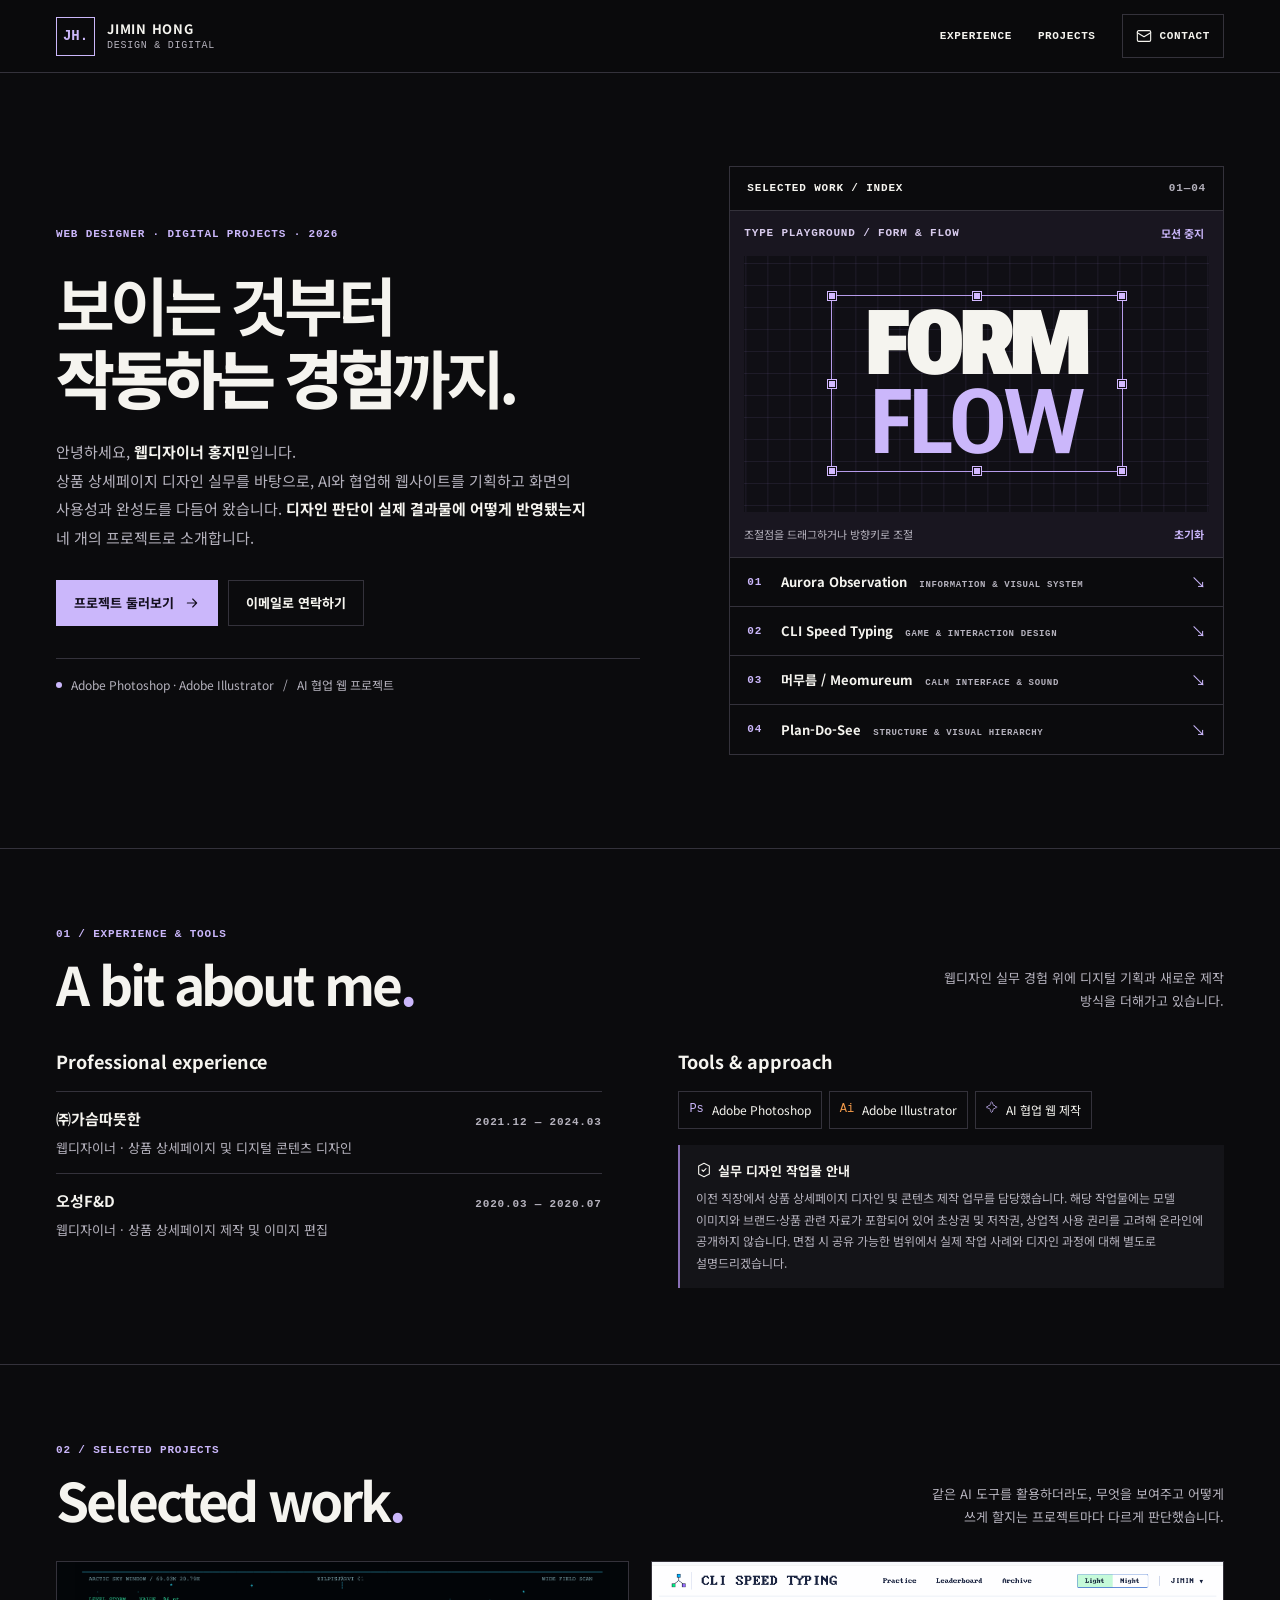
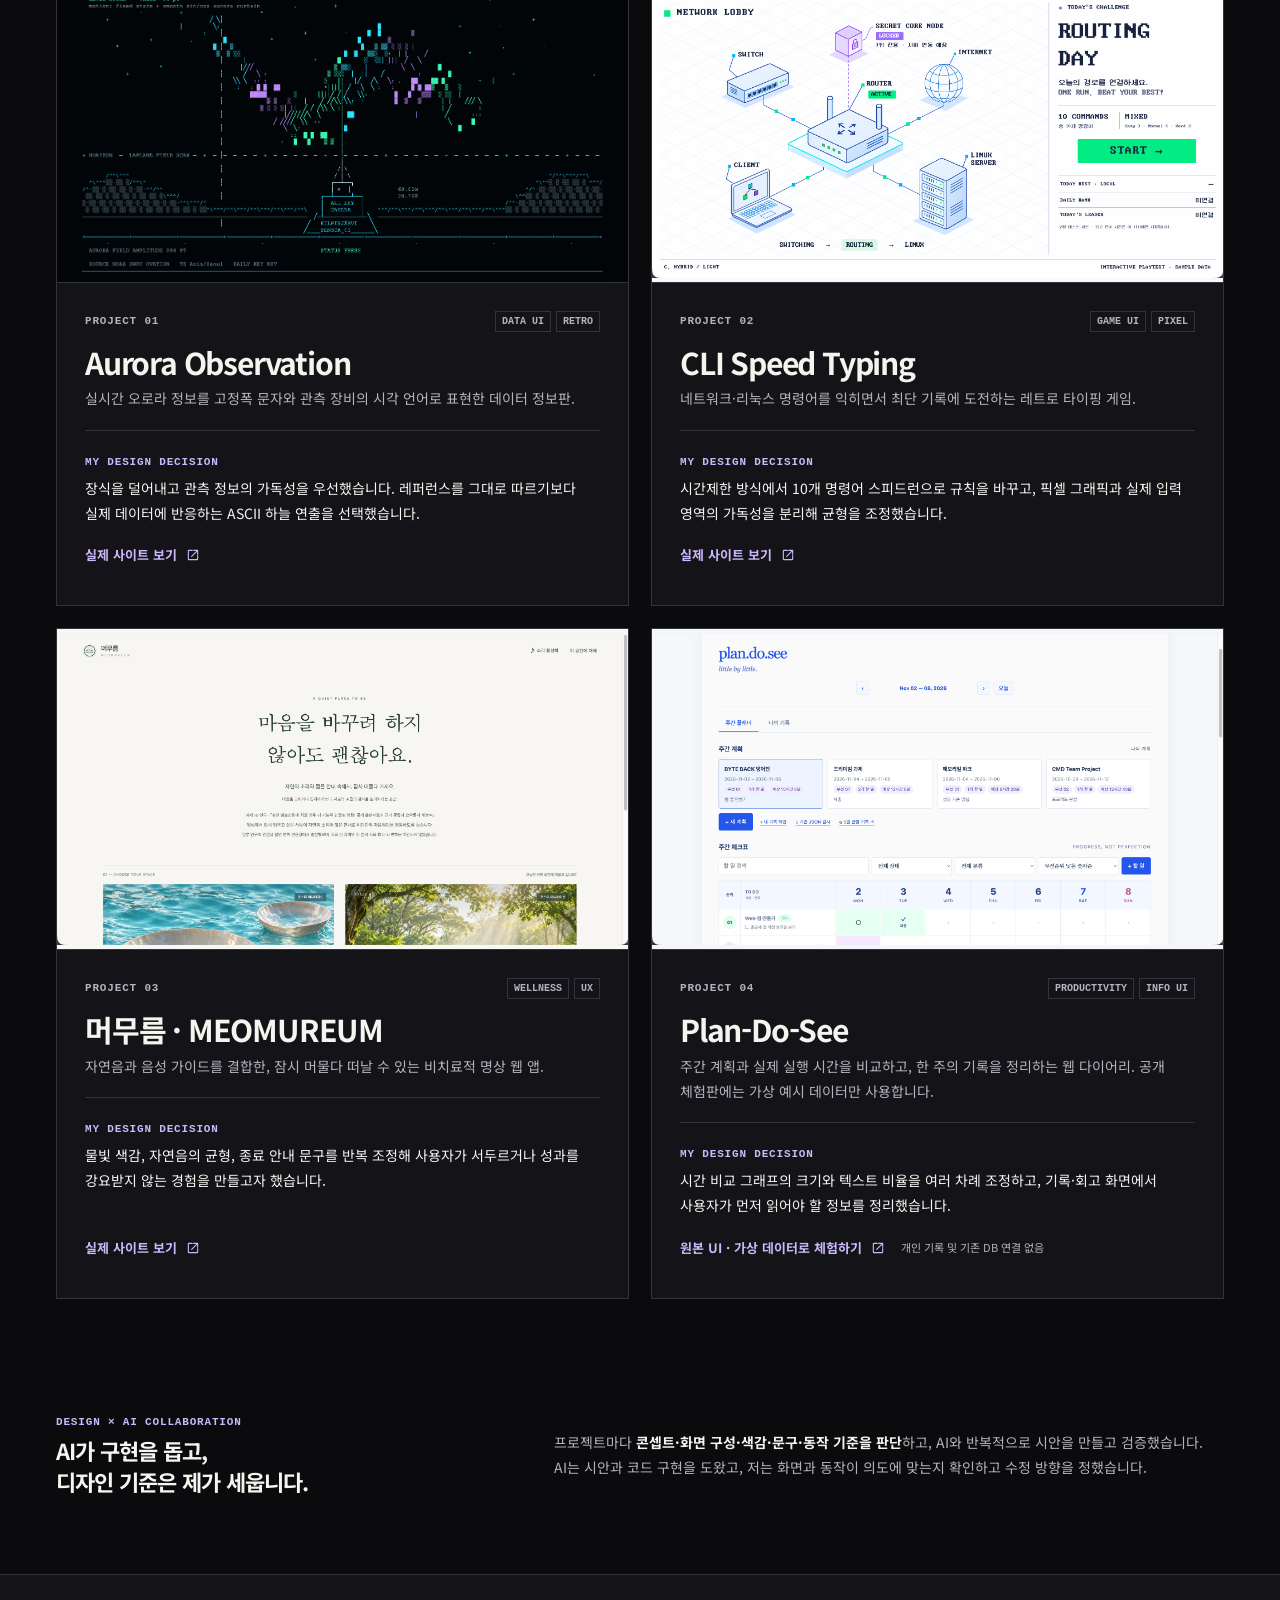
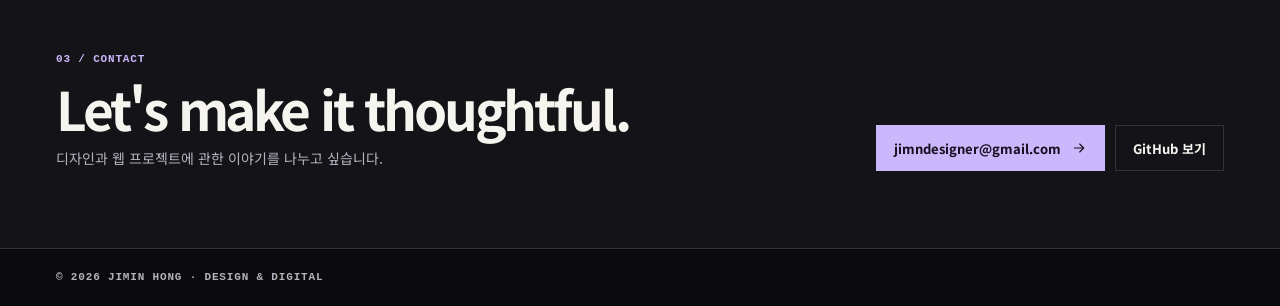
<file: index.html>
<!doctype html>
<html lang="ko">
<head>
  <meta charset="utf-8" />
  <meta name="viewport" content="width=device-width, initial-scale=1" />
  <meta name="theme-color" content="#0B0B0D" />
  <meta name="description" content="홍지민의 웹디자인 실무 경험과 AI 협업 디지털 프로젝트를 소개하는 브리핑 포트폴리오" />
  <title>홍지민 · Web Design & Digital Projects</title>
  <link rel="stylesheet" href="assets/portfolio.css">
  <script src="assets/motion.js" defer></script>
</head>
<body>
  <a class="skip-link" href="#top">본문으로 건너뛰기</a>
  <svg class="screenreader" aria-hidden="true" xmlns="http://www.w3.org/2000/svg"><symbol id="i-arrow" viewBox="0 0 24 24"><path d="M5 12h14m-6-6 6 6-6 6" /></symbol><symbol id="i-mail" viewBox="0 0 24 24"><rect x="2" y="4" width="20" height="16" rx="2" /><path d="m22 7-10 6L2 7" /></symbol><symbol id="i-external" viewBox="0 0 24 24"><path d="M13 5h6v6m0-6-9 9"/><path d="M19 13v5a1 1 0 0 1-1 1H6a1 1 0 0 1-1-1V6a1 1 0 0 1 1-1h5"/></symbol><symbol id="i-shield" viewBox="0 0 24 24"><path d="m12 22 8-4V6l-8-4-8 4v12z"/><path d="m9 12 2 2 4-4"/></symbol></svg>
  <header class="site-header">
    <div class="container nav">
      <a class="wordmark" href="#top" aria-label="홍지민 포트폴리오 맨 위로">
        <span class="mark">JH.</span>
        <span class="wordmark-copy"><strong>JIMIN HONG</strong><span>DESIGN & DIGITAL</span></span>
      </a>
      <nav class="nav-links" aria-label="메인 메뉴">
        <a href="#experience">EXPERIENCE</a><a href="#work">PROJECTS</a>
        <a class="nav-email" href="#contact"><svg class="mini-icon" aria-hidden="true"><use href="#i-mail"/></svg> CONTACT</a>
      </nav>
    </div>
  </header>

  <main id="top" tabindex="-1">
    <section class="container hero" aria-labelledby="hero-title">
      <div class="hero-content">
        <div class="eyebrow">WEB DESIGNER · DIGITAL PROJECTS · 2026</div>
        <h1 id="hero-title">보이는 것부터<br><span class="hero-emphasis">작동하는 경험</span>까지.</h1>
        <p class="intro">안녕하세요, <strong>웹디자이너 홍지민</strong>입니다.<br>상품 상세페이지 디자인 실무를 바탕으로, AI와 협업해 웹사이트를 기획하고 화면의 사용성과 완성도를 다듬어 왔습니다. <strong>디자인 판단이 실제 결과물에 어떻게 반영됐는지</strong> 네 개의 프로젝트로 소개합니다.</p>
        <div class="hero-actions">
          <a class="btn primary" href="#work">프로젝트 둘러보기 <svg class="mini-icon" aria-hidden="true"><use href="#i-arrow"/></svg></a>
          <a class="btn secondary" href="mailto:jimndesigner@gmail.com">이메일로 연락하기</a>
        </div>
        <div class="hero-stamp"><span class="dot"></span><span>Adobe Photoshop · Adobe Illustrator</span><span> / </span><span>AI 협업 웹 프로젝트</span></div>
      </div>
      <div class="hero-display">
        <div class="work-index">
          <div class="work-index-head"><span class="index-title">SELECTED WORK / INDEX</span><span class="index-no">01—04</span></div>
          <div class="specimen">
            <div class="specimen-top"><span>TYPE PLAYGROUND / FORM &amp; FLOW</span><button type="button" class="motion-toggle" hidden>모션 중지</button></div>
            <div class="type-stage" role="group" aria-label="FORM FLOW 글자 편집" aria-describedby="type-help">
              <div class="type-selection">
                <div class="type-words" aria-hidden="true"><span>FORM</span><span>FLOW</span></div>
                <button type="button" class="type-handle" data-edge="nw" aria-label="위 왼쪽 조절점" hidden></button>
                <button type="button" class="type-handle" data-edge="n" aria-label="위 조절점" hidden></button>
                <button type="button" class="type-handle" data-edge="ne" aria-label="위 오른쪽 조절점" hidden></button>
                <button type="button" class="type-handle" data-edge="w" aria-label="왼쪽 조절점" hidden></button>
                <button type="button" class="type-handle" data-edge="e" aria-label="오른쪽 조절점" hidden></button>
                <button type="button" class="type-handle" data-edge="sw" aria-label="아래 왼쪽 조절점" hidden></button>
                <button type="button" class="type-handle" data-edge="s" aria-label="아래 조절점" hidden></button>
                <button type="button" class="type-handle" data-edge="se" aria-label="아래 오른쪽 조절점" hidden></button>
              </div>
            </div>
            <div class="specimen-bottom">
              <span id="type-help">조절점을 드래그하거나 방향키로 조절</span>
              <button type="button" class="type-reset" hidden>초기화</button>
            </div>
          </div>
          <div class="index-list">
            <a class="index-item" href="#project-aurora"><span class="index-order" aria-hidden="true">01</span><div class="index-item-text"><strong>Aurora Observation</strong><span>INFORMATION & VISUAL SYSTEM</span></div><span class="index-arrow" aria-hidden="true">↘</span></a>
            <a class="index-item" href="#project-cli"><span class="index-order" aria-hidden="true">02</span><div class="index-item-text"><strong>CLI Speed Typing</strong><span>GAME & INTERACTION DESIGN</span></div><span class="index-arrow" aria-hidden="true">↘</span></a>
            <a class="index-item" href="#project-meomureum"><span class="index-order" aria-hidden="true">03</span><div class="index-item-text"><strong>머무름 / Meomureum</strong><span>CALM INTERFACE & SOUND</span></div><span class="index-arrow" aria-hidden="true">↘</span></a>
            <a class="index-item" href="#project-plandosee"><span class="index-order" aria-hidden="true">04</span><div class="index-item-text"><strong>Plan-Do-See</strong><span>STRUCTURE & VISUAL HIERARCHY</span></div><span class="index-arrow" aria-hidden="true">↘</span></a>
          </div>
        </div>
      </div>
    </section>

    <section id="experience" class="section" aria-labelledby="experience-title">
      <div class="container">
        <div class="section-head"><div><div class="eyebrow">01 / EXPERIENCE & TOOLS</div><h2 id="experience-title">A bit about me<span class="accent">.</span></h2></div><p class="aside">웹디자인 실무 경험 위에 디지털 기획과 새로운 제작 방식을 더해가고 있습니다.</p></div>
        <div class="experience">
          <div>
            <h3>Professional experience</h3>
            <div class="job"><strong>㈜가슴따뜻한</strong><small>2021.12 — 2024.03</small><p>웹디자이너 · 상품 상세페이지 및 디지털 콘텐츠 디자인</p></div>
            <div class="job"><strong>오성F&D</strong><small>2020.03 — 2020.07</small><p>웹디자이너 · 상품 상세페이지 제작 및 이미지 편집</p></div>
          </div>
          <div>
            <h3>Tools & approach</h3>
            <div class="tools">
              <div class="tool"><span class="tool-icon ps">Ps</span> Adobe Photoshop</div>
              <div class="tool"><span class="tool-icon ai">Ai</span> Adobe Illustrator</div>
              <div class="tool"><span class="tool-icon ai-collab">✧</span> AI 협업 웹 제작</div>
            </div>
            <div class="notice"><strong><svg class="mini-icon" aria-hidden="true"><use href="#i-shield"/></svg> 실무 디자인 작업물 안내</strong><p>이전 직장에서 상품 상세페이지 디자인 및 콘텐츠 제작 업무를 담당했습니다. 해당 작업물에는 모델 이미지와 브랜드·상품 관련 자료가 포함되어 있어 초상권 및 저작권, 상업적 사용 권리를 고려해 온라인에 공개하지 않습니다. 면접 시 공유 가능한 범위에서 실제 작업 사례와 디자인 과정에 대해 별도로 설명드리겠습니다.</p></div>
          </div>
        </div>
      </div>
    </section>

    <section id="work" class="section" aria-labelledby="work-title">
      <div class="container">
        <div class="section-head"><div><div class="eyebrow">02 / SELECTED PROJECTS</div><h2 id="work-title">Selected work<span class="accent">.</span></h2></div><p class="aside">같은 AI 도구를 활용하더라도, 무엇을 보여주고 어떻게 쓰게 할지는 프로젝트마다 다르게 판단했습니다.</p></div>
        
        <div class="projects-grid">
          <article class="project" id="project-aurora" tabindex="-1">
            <div class="project-visual aurora has-real-shot">
              <div class="real-shot is-loaded"><img src="assets/project-thumbnails/aurora.png" alt="Aurora Observation 실제 사이트 스크린샷: ASCII 오로라 하늘과 관측 데이터 정보판" loading="lazy" decoding="async"></div>
            </div>
            <div class="project-body">
              <div class="project-topline"><span class="project-number">PROJECT 01</span><div class="tags"><span>DATA UI</span><span>RETRO</span></div></div>
              <h3>Aurora Observation</h3>
              <p class="project-desc">실시간 오로라 정보를 고정폭 문자와 관측 장비의 시각 언어로 표현한 데이터 정보판.</p>
              <div class="decision"><span class="decision-label">MY DESIGN DECISION</span><p>장식을 덜어내고 관측 정보의 가독성을 우선했습니다. 레퍼런스를 그대로 따르기보다 실제 데이터에 반응하는 ASCII 하늘 연출을 선택했습니다.</p></div>
              <div class="project-cta"><a href="https://aurora-observation.vercel.app/" target="_blank" rel="noopener noreferrer">실제 사이트 보기 <svg class="mini-icon" aria-hidden="true"><use href="#i-external"/></svg></a></div>
            </div>
          </article>

          <article class="project" id="project-cli" tabindex="-1">
            <div class="project-visual cli has-real-shot">
              <div class="real-shot is-loaded"><img src="assets/project-thumbnails/cli.png" alt="CLI Speed Typing 실제 사이트 스크린샷: 라이트 모드 네트워크 토폴로지와 ROUTING DAY 게임 홈" loading="lazy" decoding="async"></div>
            </div>
            <div class="project-body">
              <div class="project-topline"><span class="project-number">PROJECT 02</span><div class="tags"><span>GAME UI</span><span>PIXEL</span></div></div>
              <h3>CLI Speed Typing</h3>
              <p class="project-desc">네트워크·리눅스 명령어를 익히면서 최단 기록에 도전하는 레트로 타이핑 게임.</p>
              <div class="decision"><span class="decision-label">MY DESIGN DECISION</span><p>시간제한 방식에서 10개 명령어 스피드런으로 규칙을 바꾸고, 픽셀 그래픽과 실제 입력 영역의 가독성을 분리해 균형을 조정했습니다.</p></div>
              <div class="project-cta"><a href="https://cli-speed-typing.vercel.app/" target="_blank" rel="noopener noreferrer">실제 사이트 보기 <svg class="mini-icon" aria-hidden="true"><use href="#i-external"/></svg></a></div>
            </div>
          </article>

          <article class="project" id="project-meomureum" tabindex="-1">
            <div class="project-visual mind has-real-shot">
              <div class="real-shot is-loaded"><img src="assets/project-thumbnails/meomureum.png" alt="머무름 실제 사이트 스크린샷: 마음을 바꾸려 하지 않아도 괜찮아요 문구와 자연 공간 이미지" loading="lazy" decoding="async"></div>
            </div>
            <div class="project-body">
              <div class="project-topline"><span class="project-number">PROJECT 03</span><div class="tags"><span>WELLNESS</span><span>UX</span></div></div>
              <h3>머무름 · MEOMUREUM</h3>
              <p class="project-desc">자연음과 음성 가이드를 결합한, 잠시 머물다 떠날 수 있는 비치료적 명상 웹 앱.</p>
              <div class="decision"><span class="decision-label">MY DESIGN DECISION</span><p>물빛 색감, 자연음의 균형, 종료 안내 문구를 반복 조정해 사용자가 서두르거나 성과를 강요받지 않는 경험을 만들고자 했습니다.</p></div>
              <div class="project-cta"><a href="https://br-b-meomureum.vercel.app/" target="_blank" rel="noopener noreferrer">실제 사이트 보기 <svg class="mini-icon" aria-hidden="true"><use href="#i-external"/></svg></a></div>
            </div>
          </article>

          <article class="project" id="project-plandosee" tabindex="-1">
            <div class="project-visual diary demo-visual has-real-shot">
              <div class="real-shot is-loaded"><img src="assets/project-thumbnails/plandosee.png" alt="Plan-Do-See 실제 운영 화면 스크린샷: 주간 계획 카드와 체크표" loading="lazy" decoding="async"></div>
            </div>
            <div class="project-body">
              <div class="project-topline"><span class="project-number">PROJECT 04</span><div class="tags"><span>PRODUCTIVITY</span><span>INFO UI</span></div></div>
              <h3>Plan-Do-See</h3>
              <p class="project-desc">주간 계획과 실제 실행 시간을 비교하고, 한 주의 기록을 정리하는 웹 다이어리. 공개 체험판에는 가상 예시 데이터만 사용합니다.</p>
              <div class="decision"><span class="decision-label">MY DESIGN DECISION</span><p>시간 비교 그래프의 크기와 텍스트 비율을 여러 차례 조정하고, 기록·회고 화면에서 사용자가 먼저 읽어야 할 정보를 정리했습니다.</p></div>
              <div class="project-cta"><a href="plan-do-see-original-demo/index.html" target="_blank" rel="noopener noreferrer">원본 UI · 가상 데이터로 체험하기 <svg class="mini-icon" aria-hidden="true"><use href="#i-external"/></svg></a><span class="demo-privacy">개인 기록 및 기존 DB 연결 없음</span></div>
            </div>
          </article>
        </div>
        <aside class="method" aria-labelledby="method-title">
          <div><div class="eyebrow">DESIGN × AI COLLABORATION</div><h3 id="method-title">AI가 구현을 돕고,<br>디자인 기준은 제가 세웁니다.</h3></div>
          <p>프로젝트마다 <strong>콘셉트·화면 구성·색감·문구·동작 기준을 판단</strong>하고, AI와 반복적으로 시안을 만들고 검증했습니다. AI는 시안과 코드 구현을 도왔고, 저는 화면과 동작이 의도에 맞는지 확인하고 수정 방향을 정했습니다.</p>
        </aside>
      </div>
    </section>

  </main>
  <section id="contact" class="contact" aria-labelledby="contact-title">
    <div class="container contact-inner">
      <div><div class="eyebrow">03 / CONTACT</div><h2 id="contact-title">Let's make it thoughtful.</h2><p>디자인과 웹 프로젝트에 관한 이야기를 나누고 싶습니다.</p></div>
      <div class="contact-actions"><a class="btn primary" href="mailto:jimndesigner@gmail.com">jimndesigner@gmail.com <svg class="mini-icon" aria-hidden="true"><use href="#i-arrow"/></svg></a><a class="btn secondary" href="https://github.com/jennajiminkim" target="_blank" rel="noopener noreferrer">GitHub 보기</a></div>
    </div>
  </section>
  <footer><div class="container footer-inner"><span>© 2026 JIMIN HONG · DESIGN & DIGITAL</span></div></footer>

</body>
</html>
</file>
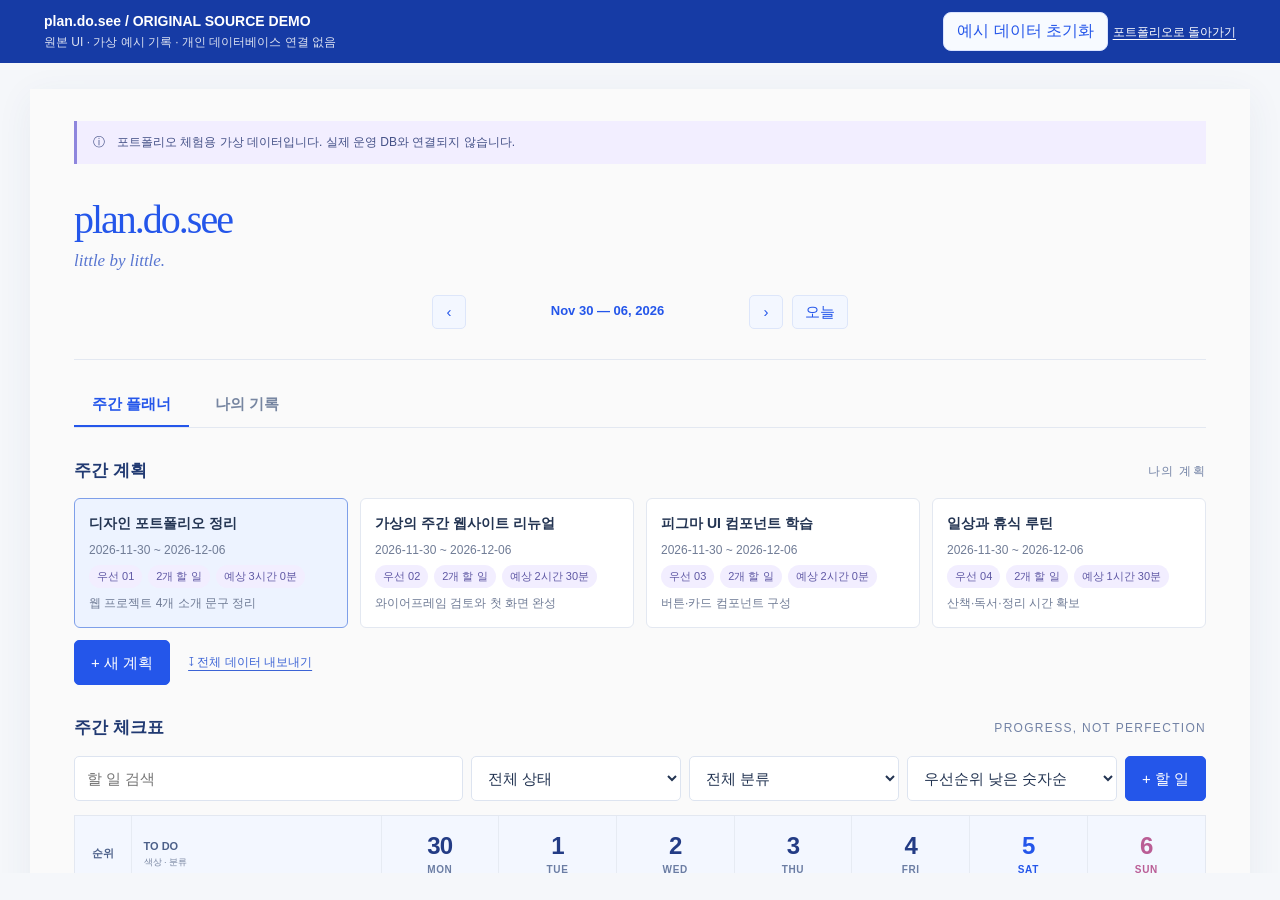
<file: plan-do-see-original-demo/index.html>
<!doctype html><html lang="ko"><head><meta charset="utf-8"><meta name="viewport" content="width=device-width,initial-scale=1"><meta name="referrer" content="no-referrer"><title>plan.do.see — 원본 기반 포트폴리오 체험</title><style>
:root{font-family:-apple-system,BlinkMacSystemFont,"Apple SD Gothic Neo","Malgun Gothic",sans-serif;color:#233452;background:#f5f7fa}*{box-sizing:border-box}body{margin:0}.demo-head{display:flex;align-items:center;justify-content:space-between;flex-wrap:wrap;gap:12px;padding:12px clamp(14px,4vw,44px);background:#163ba5;color:white}.demo-head strong{font-size:14px}.demo-head small{display:block;font-size:12px;opacity:.86;margin-top:4px}.demo-head button{font:inherit;border:1px solid #d9e3ff;background:#f7faff;color:#2456ea;border-radius:8px;padding:8px 13px;cursor:pointer}.demo-head button:hover{background:#dfeaff}.demo-head a{color:white;text-underline-offset:3px;font-size:12px}.frame{display:block;width:100%;height:calc(100vh - 90px);min-height:650px;border:0;background:#f5f7fa}.notice{max-width:760px;margin:45px auto;padding:24px;background:white;border:1px solid #dce4f2;border-radius:12px;line-height:1.7}.notice code{font-size:12px;color:#2456ea;overflow-wrap:anywhere}.notice p{font-size:14px;color:#566985}@media(max-width:680px){.frame{height:calc(100vh - 136px)}.demo-head{align-items:flex-start}}
</style></head><body>
<header class="demo-head"><div><strong>plan.do.see / ORIGINAL SOURCE DEMO</strong><small>원본 UI · 가상 예시 기록 · 개인 데이터베이스 연결 없음</small></div><div><button id="reset" type="button">예시 데이터 초기화</button> <a href="../index.html">포트폴리오로 돌아가기</a></div></header>
<main id="slot">
  <iframe class="frame" title="Plan-Do-See 실제 소스 기반 가상 데이터 체험"
    src="original-ui/index.html" referrerpolicy="no-referrer"
    sandbox="allow-scripts allow-same-origin allow-downloads allow-modals"></iframe>
</main>
<script>
const demo = document.querySelector('.frame');
document.getElementById('reset').addEventListener('click', () => {
  if (confirm('이 브라우저의 체험 데이터를 초기 예시로 되돌릴까요?')) {
    demo.contentWindow.postMessage({type: 'pds-demo-reset'}, location.origin);
  }
});
</script></body></html>
</file>
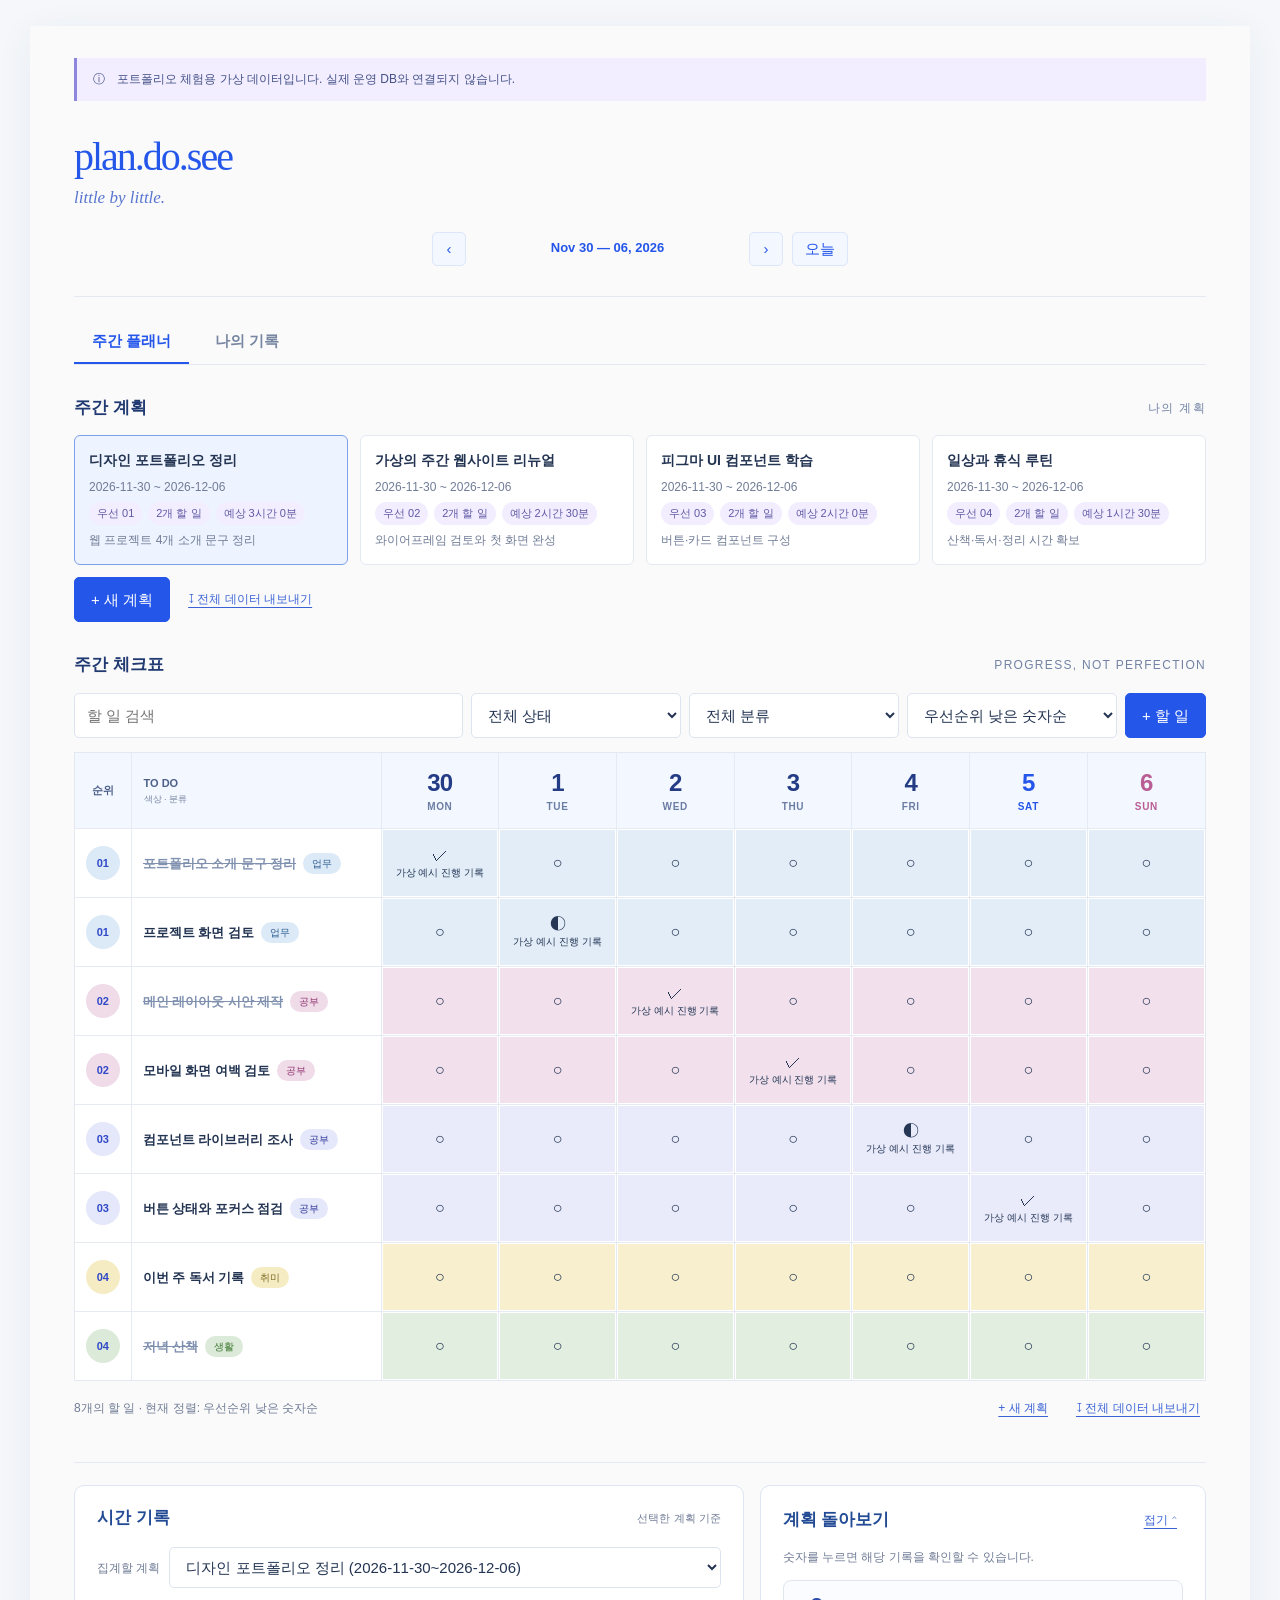
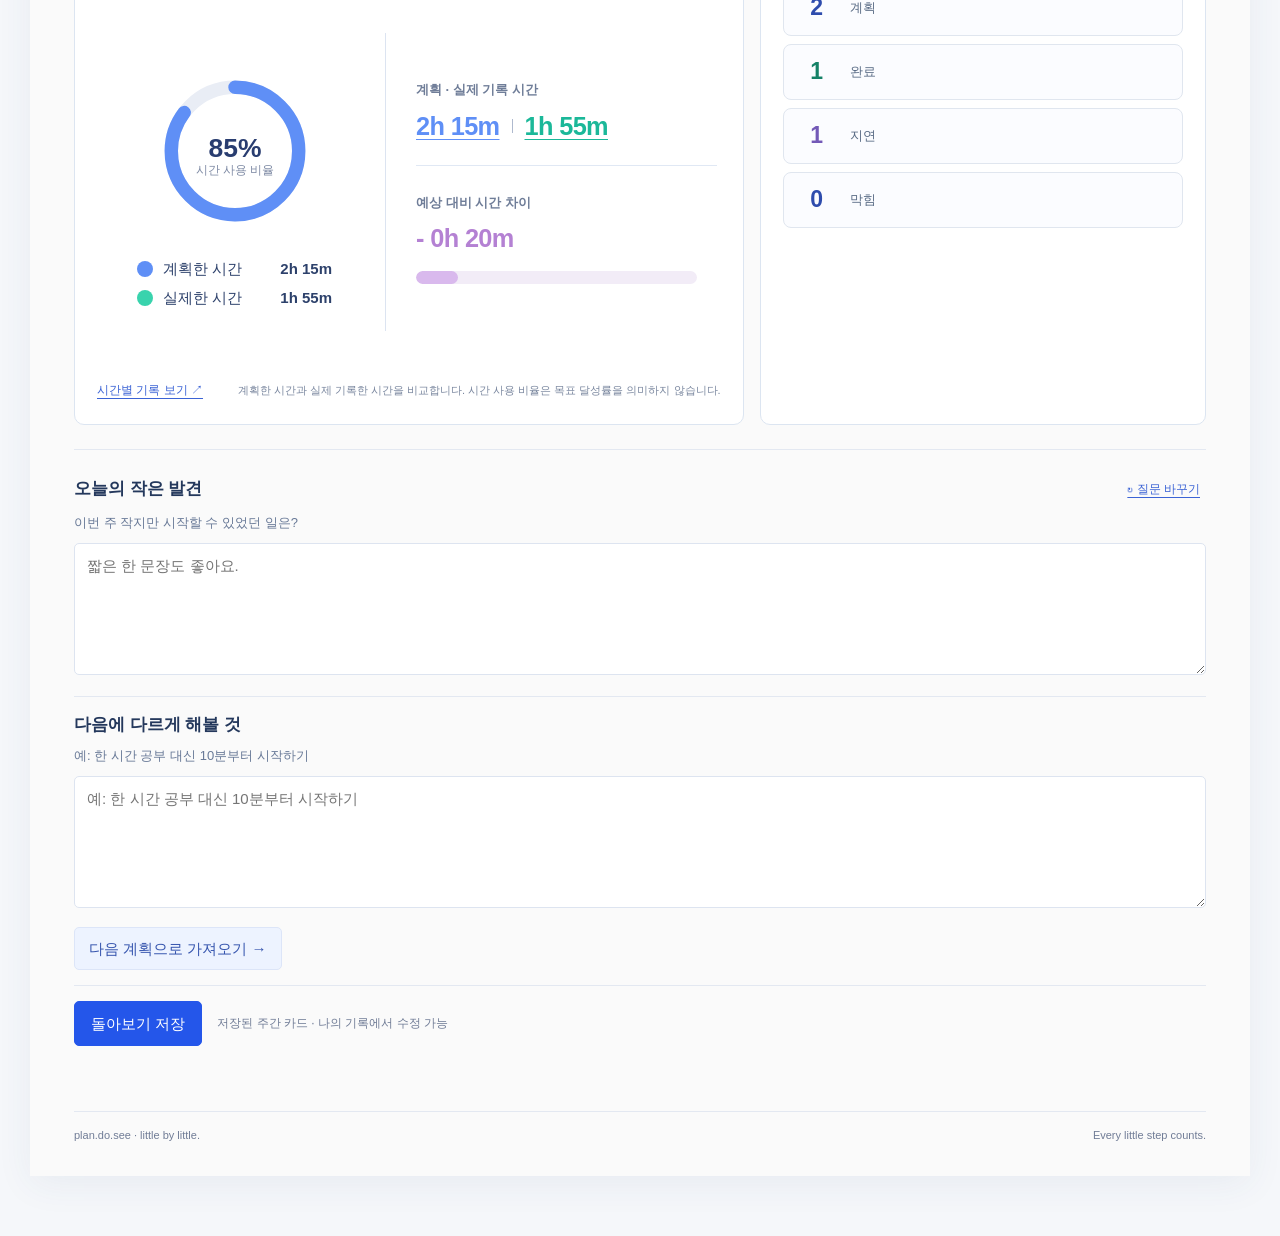
<file: plan-do-see-original-demo/original-ui/index.html>
<!doctype html><html lang="ko"><head><meta charset="utf-8"><meta http-equiv="Content-Security-Policy" content="connect-src 'none'"><meta name="viewport" content="width=device-width,initial-scale=1"><title>plan.do.see — little by little.</title><meta name="description" content="완벽보다 진행. 작은 실천을 기록하는 주간 플래너"><link rel="stylesheet" href="./style.css"></head><body>
<div class="shell"><div class="notice"><span aria-hidden="true">ⓘ</span><span>포트폴리오 체험용 가상 데이터입니다. 실제 운영 DB와 연결되지 않습니다.</span></div>
<header class="top"><div><h1>plan.do.see</h1><p class="tagline">little by little.</p></div><div class="navigation"><button id="prev" aria-label="이전 주">‹</button><div class="weeklabel"><strong id="weekTitle"></strong><small id="weekYear"></small></div><button id="next" aria-label="다음 주">›</button><button id="today" class="light">오늘</button></div></header>
<nav class="page-tabs" aria-label="다이어리 화면 선택"><button id="navPlanner" class="selected" type="button">주간 플래너</button><button id="navArchive" type="button">나의 기록</button></nav>
<main id="plannerPage"><section class="plan-section"><div class="section-head"><h2>주간 계획</h2><span class="micro">나의 계획</span></div><div id="planList" class="plans"></div><div class="plan-actions"><button id="addPlanTop" class="primary">+ 새 계획</button><button id="exportTop" class="link-btn">↧ 전체 데이터 내보내기</button></div></section><div class="section-head"><h2>주간 체크표</h2><span class="micro">PROGRESS, NOT PERFECTION</span></div>
<div class="toolbar"><input id="search" type="search" placeholder="할 일 검색" aria-label="할 일 검색"><select id="filterStatus" aria-label="상태 필터"><option value="all">전체 상태</option><option value="active">진행 중</option><option value="done">완료</option><option value="late">지연</option></select><select id="filterTag" aria-label="분류 필터"><option value="all">전체 분류</option></select><select id="sort" aria-label="정렬"><option value="priority">우선순위 낮은 숫자순</option><option value="due">마감일 빠른 순</option><option value="title">제목 가나다순</option></select><button id="addTask" class="primary">+ 할 일</button></div>
<div class="table-wrap"><table class="weekly"><thead><tr><th class="rank-col">순위</th><th class="task-col">TO DO <small>색상 · 분류</small></th><th class="day-col" id="dh0"></th><th class="day-col" id="dh1"></th><th class="day-col" id="dh2"></th><th class="day-col" id="dh3"></th><th class="day-col" id="dh4"></th><th class="day-col" id="dh5"></th><th class="day-col" id="dh6"></th></tr></thead><tbody id="rows"></tbody></table></div>
<div class="under-table"><span id="taskCount">0개의 할 일</span><button id="addPlan" class="link-btn">+ 새 계획</button><button id="export" class="link-btn">↧ 전체 데이터 내보내기</button></div>
<div class="insights-grid" aria-label="시간 기록과 계획 돌아보기">
  <section class="metrics insights-card" aria-labelledby="timeSummaryTitle">
    <div class="section-head"><h2 id="timeSummaryTitle">시간 기록</h2><small>선택한 계획 기준</small></div>
    <div class="plan-picker"><label for="planSelect">집계할 계획</label><select id="planSelect"></select></div>
    <div class="time-overview">
      <div class="time-donut-wrap">
        <svg class="time-donut" viewBox="0 0 170 170" role="img" aria-label="계획 대비 실제 시간 사용 비율">
          <circle cx="85" cy="85" r="57" fill="none" stroke="#E9EDF5" stroke-width="12"></circle>
          <circle id="timeMainArc" cx="85" cy="85" r="57" fill="none" stroke="#5F8FF6" stroke-width="12" stroke-linecap="round" stroke-dasharray="0 358.142" transform="rotate(-90 85 85)"></circle>
          <circle id="timeExtraArc" cx="85" cy="85" r="74" fill="none" stroke="#39D3AD" stroke-width="12" stroke-linecap="round" stroke-dasharray="0 464.956" transform="rotate(-90 85 85)" style="display:none"></circle>
          <text id="timeRatioValue" class="time-ratio-value" x="85" y="84" dominant-baseline="middle" text-anchor="middle">—</text>
          <text class="time-ratio-caption" x="85" y="106" text-anchor="middle">시간 사용 비율</text>
        </svg>
        <div class="time-donut-legend" aria-label="계획 시간과 실제 기록 시간">
          <div class="time-donut-legend-row">
            <span class="time-dot time-dot-planned" aria-hidden="true"></span>
            <span class="time-legend-label">계획한 시간</span>
            <strong id="estLegend">0h 0m</strong>
          </div>
          <div class="time-donut-legend-row">
            <span class="time-dot time-dot-actual" aria-hidden="true"></span>
            <span class="time-legend-label">실제한 시간</span>
            <strong id="actualLegend">0h 0m</strong>
          </div>
        </div>
        <p id="timeRatioHint" class="time-ratio-hint" hidden>비교할 예상 시간이 없습니다.</p>
      </div>
      <div class="time-value-list">
        <div class="time-comparison">
          <p class="time-section-label">계획 · 실제 기록 시간</p>
          <div class="time-comparison-values">
            <strong id="estTotal" class="time-planned">0h 0m</strong>
            <span class="time-comparison-divider" aria-hidden="true"></span>
            <strong id="actualTotal" class="time-actual">0h 0m</strong>
          </div>
        </div>
        <div class="time-difference">
          <p class="time-section-label">예상 대비 시간 차이</p>
          <strong id="diffTotal">0h 0m</strong>
          <div id="timeDiffTrack" class="time-diff-track" role="img" aria-label="예상 대비 시간 차이 막대 그래프">
            <span id="timeDiffBar" class="time-diff-bar"></span>
          </div>
        </div>
      </div>
    </div>
    <div class="time-summary-footer">
      <button id="timeDetails" class="link-btn">시간별 기록 보기 ↗</button>
      <p class="time-explanation">계획한 시간과 실제 기록한 시간을 비교합니다. 시간 사용 비율은 목표 달성률을 의미하지 않습니다.</p>
    </div>
  </section>
  <section class="reflection insights-card" aria-labelledby="planReflectionTitle">
    <div class="section-head"><h2 id="planReflectionTitle">계획 돌아보기</h2><button id="toggleReflection" class="link-btn" aria-expanded="true" aria-controls="reflectionStats reflectionContent">접기 ⌃</button></div>
    <div id="reflectionStats">
      <p class="hint">숫자를 누르면 해당 기록을 확인할 수 있습니다.</p>
      <div class="count-cards">
        <button data-group="planned"><strong id="nPlanned">0</strong><span>계획</span></button>
        <button data-group="done"><strong id="nDone">0</strong><span>완료</span></button>
        <button data-group="late"><strong id="nLate">0</strong><span>지연</span></button>
        <button data-group="blocked"><strong id="nBlocked">0</strong><span>막힘</span></button>
      </div>
      <div id="evidence" class="evidence" hidden></div>
    </div>
  </section>
</div>
<section id="reflectionContent" class="reflection-journal" aria-label="돌아보기 작성">
  <div class="reflection-field"><div class="fieldtop"><label for="answer">오늘의 작은 발견</label><button id="switchQuestion" class="link-btn">↻ 질문 바꾸기</button></div><p id="question" class="question"></p><textarea id="answer" rows="3" placeholder="짧은 한 문장도 좋아요."></textarea></div>
  <div class="reflection-field soft-panel"><label for="improvement">다음에 다르게 해볼 것</label><p class="question">예: 한 시간 공부 대신 10분부터 시작하기</p><textarea id="improvement" rows="3" placeholder="예: 한 시간 공부 대신 10분부터 시작하기"></textarea><button id="carry" class="light">다음 계획으로 가져오기 →</button></div>
  <div class="actions"><button id="saveReflection" class="primary">돌아보기 저장</button><span id="reflectionSaved" class="hint"></span></div>
</section>
</main><section id="archivePage" class="archive-page" hidden><div class="section-head"><div><h2>나의 기록</h2><p class="hint"><i>little by little.</i></p></div><div class="archive-nav"><button id="archivePrev" class="light" aria-label="이전 달">‹</button><strong id="archiveMonth"></strong><button id="archiveNext" class="light" aria-label="다음 달">›</button></div></div><div id="archiveCards" class="archive-list"></div></section><footer><span>plan.do.see · little by little.</span><span>Every little step counts.</span></footer></div>
<div id="overlay" class="overlay" hidden><div class="shade" id="shade"></div><section class="drawer" role="dialog" aria-modal="true" aria-labelledby="drawerTitle"><header class="drawer-head"><h2 id="drawerTitle">기록</h2><button id="closeDrawer" aria-label="닫기">✕</button></header><div id="drawerBody"></div></section></div><div id="toast" class="toast" role="status" aria-live="polite"></div><script src="../demo-api.js"></script><script src="./app.js" defer></script></body></html>
</file>
<file: assets/portfolio.css>
@font-face {
  font-family: "Noto Sans KR";
  src: url("fonts/noto-sans-kr.woff") format("woff");
  font-weight: 100 900;
  font-display: swap;
}
@font-face {
  font-family: "Roboto Flex";
  src: url("fonts/roboto-flex.woff") format("woff");
  font-weight: 100 1000;
  font-display: swap;
}
:root {
  color-scheme: dark;
  --bg: #0b0b0d;
  --panel: #141418;
  --ink: #f5f4ef;
  --muted: #b5b2bd;
  --line: #34323b;
  --accent: #cbb7fb;
  --mono: ui-monospace, "SFMono-Regular", Consolas, monospace;
}
*, *::before, *::after { box-sizing: border-box; }
[hidden] { display: none !important; }
html { scroll-behavior: smooth; scroll-padding-top: 95px; }
body {
  margin: 0;
  background: var(--bg);
  color: var(--ink);
  font: 15px/1.8 "Noto Sans KR", "Apple SD Gothic Neo", "Malgun Gothic", system-ui, sans-serif;
}
a { color: inherit; text-decoration: none; }
button { font: inherit; }
a:focus-visible, button:focus-visible { outline: 2px solid var(--accent); outline-offset: 4px; }
p { margin: 0; word-break: keep-all; overflow-wrap: anywhere; }
.container { width: min(100% - 112px, 1280px); margin-inline: auto; }
.accent, .eyebrow { color: var(--accent); }
.eyebrow, .index-title, .index-no, .specimen-top, .index-order, .index-item-text span,
.project-number, .decision-label, .job small, .footer-inner {
  font: 600 11px/1.5 var(--mono);
  letter-spacing: .075em;
}
.skip-link { position: fixed; z-index: 40; top: 8px; left: 12px; transform: translateY(-150%); padding: 10px 16px; background: var(--accent); color: var(--bg); }
.skip-link:focus { transform: none; }
.screenreader { position: absolute; width: 1px; height: 1px; overflow: hidden; clip-path: inset(50%); }
.mini-icon { width: 16px; height: 16px; flex: none; fill: none; stroke: currentColor; stroke-width: 1.65; stroke-linecap: round; stroke-linejoin: round; }
.site-header { position: sticky; z-index: 10; top: 0; background: #0b0b0df5; border-bottom: 1px solid var(--line); }
.nav { display: flex; align-items: center; justify-content: space-between; min-height: 72px; gap: 20px; }
.wordmark { display: inline-flex; align-items: center; gap: 12px; white-space: nowrap; }
.mark { display: grid; place-items: center; width: 39px; height: 39px; border: 1px solid var(--accent); color: var(--accent); font: 700 14px var(--mono); }
.wordmark-copy { display: grid; gap: 3px; line-height: 1.3; }
.wordmark-copy strong { font-size: 13px; letter-spacing: .06em; }
.wordmark-copy span { color: var(--muted); font: 10px var(--mono); letter-spacing: .075em; }
.nav-links { display: flex; gap: 26px; align-items: center; font: 600 11px/1.5 var(--mono); letter-spacing: .055em; }
.nav-links a { display: inline-flex; gap: 8px; align-items: center; min-height: 44px; }
.nav-links a:hover { color: var(--accent); }
.nav-email { padding-inline: 13px; border: 1px solid var(--line); }
.hero { padding-block: clamp(58px, 7.3vw, 112px); display: grid; grid-template-columns: 1.18fr 1fr; gap: clamp(42px, 7vw, 104px); align-items: center; }
.hero h1 { font-size: clamp(34px, 5vw, 76px); font-weight: 650; line-height: 1.14; letter-spacing: -.081em; margin: 25px 0 25px; word-break: keep-all; }
.hero-emphasis { font-weight: 850; }
.intro { max-width: 530px; color: var(--muted); font-size: 15px; line-height: 1.9; }
.intro strong { color: var(--ink); }
.hero-actions, .contact-actions { display: flex; flex-wrap: wrap; gap: 10px; }
.hero-actions { margin-top: 28px; }
.btn { display: inline-flex; align-items: center; justify-content: center; gap: 10px; min-height: 46px; padding: 10px 17px; border: 1px solid var(--line); font-size: 13px; font-weight: 720; }
.btn.primary { background: var(--accent); color: #151020; border-color: var(--accent); }
.btn.primary:hover { background: #e0d3ff; }
.btn.secondary:hover { background: #25212d; }
.hero-stamp { display: flex; gap: 9px; flex-wrap: wrap; align-items: center; margin-top: 32px; padding-top: 15px; border-top: 1px solid var(--line); color: var(--muted); font-size: 12px; }
.dot { width: 6px; height: 6px; background: var(--accent); border-radius: 50%; }
.hero-display { min-width: 0; }
.work-index { border: 1px solid var(--line); }
.work-index-head { display: flex; align-items: center; justify-content: space-between; padding: 13px 17px; }
.index-no { color: var(--muted); }
.specimen { padding: 0 14px; background: #191620; border-block: 1px solid var(--line); }
.specimen-top, .specimen-bottom {
  display: flex; justify-content: space-between; align-items: center; gap: 6px;
  min-height: 45px; color: #d8cbed;
}
.specimen-bottom { font-size: 11px; color: var(--muted); }
.motion-toggle, .type-reset {
  min-height: 44px; padding: 0 5px; background: transparent; border: 0;
  color: var(--accent); cursor: pointer; white-space: nowrap; font: 650 11px "Noto Sans KR", sans-serif;
}
.motion-toggle:hover, .type-reset:hover { text-decoration: underline; }
.type-stage {
  position: relative;
  height: clamp(220px, 20vw, 284px);
  background-color: #100f15;
  background-image: linear-gradient(#bd9fff15 1px, transparent 1px), linear-gradient(90deg, #bd9fff15 1px, transparent 1px);
  background-position: center; background-size: 22px 22px;
  user-select: none;
}
.type-selection {
  position: absolute; display: grid; place-items: center;
  left: var(--left, 12%); top: var(--top, 13%);
  width: var(--width, 76%); height: var(--height, 74%);
  border: 1px solid #b69bea;
}
.type-words {
  width: 100%; text-align: center; pointer-events: none;
  font: 800 var(--type-size, clamp(44px, 5vw, 76px))/.88 "Roboto Flex", system-ui, sans-serif;
  font-optical-sizing: none;
}
.type-words span {
  display: block; white-space: nowrap; color: var(--ink);
  font-variation-settings: "wght" var(--form-weight, 810), "wdth" var(--form-width, 106), "opsz" var(--optical, 52);
  letter-spacing: -.042em;
}
.type-words span + span {
  color: #cbb7fb;
  font-variation-settings: "wght" var(--flow-weight, 380), "wdth" var(--flow-width, 110), "opsz" var(--optical, 52);
  letter-spacing: var(--flow-spacing, -.022em);
}
.type-handle {
  position: absolute; z-index: 1; width: 44px; height: 44px;
  background: transparent; border: 0; padding: 0;
  transform: translate(-50%, -50%); touch-action: none;
}
.type-handle::before {
  content: ""; position: absolute; width: 8px; height: 8px;
  top: 50%; left: 50%; transform: translate(-50%, -50%);
  background: #d2b8ff; border: 1px solid #100f15; box-shadow: 0 0 0 1px #d2b8ff;
}
.type-handle:hover::before, .type-handle:focus-visible::before, .type-handle[data-active]::before {
  background: #f5f4ef; width: 11px; height: 11px;
}
.type-handle:focus-visible { outline-offset: -6px; z-index: 2; }
[data-edge="n"] { left: 50%; top: 0; cursor: ns-resize; }
[data-edge="s"] { left: 50%; top: 100%; cursor: ns-resize; }
[data-edge="w"] { left: 0; top: 50%; cursor: ew-resize; }
[data-edge="e"] { left: 100%; top: 50%; cursor: ew-resize; }
[data-edge="nw"] { left: 0; top: 0; cursor: nwse-resize; }
[data-edge="se"] { left: 100%; top: 100%; cursor: nwse-resize; }
[data-edge="ne"] { left: 100%; top: 0; cursor: nesw-resize; }
[data-edge="sw"] { left: 0; top: 100%; cursor: nesw-resize; }
.index-item { display: grid; grid-template-columns: 24px 1fr auto; gap: 10px; align-items: center; min-height: 49px; padding: 8px 17px; border-bottom: 1px solid var(--line); }
.index-item:last-child { border-bottom: 0; }
.index-item:hover, .index-item:focus-visible { background: #211b2c; }
.index-order, .index-arrow { color: var(--accent); }
.index-item-text { min-width: 0; display: flex; flex-wrap: wrap; align-items: baseline; gap: 0 12px; }
.index-item-text strong { font-size: 13px; }
.index-item-text span { color: var(--muted); font-size: 9px; }
.section { border-top: 1px solid var(--line); padding-block: clamp(48px, 6vw, 92px); }
.section-head { display: flex; justify-content: space-between; align-items: end; gap: 24px; margin-bottom: 32px; }
.section-head h2, .contact h2 { font-size: clamp(34px, 4.15vw, 58px); font-weight: 700; line-height: 1.15; letter-spacing: -.058em; margin: 9px 0 0; }
.section-head .aside { max-width: 315px; text-align: right; color: var(--muted); font-size: 13px; }
.experience { display: grid; grid-template-columns: 1fr 1fr; gap: clamp(24px, 6vw, 86px); }
.experience h3 { margin: 0 0 14px; font-size: 18px; }
.job { display: grid; grid-template-columns: 1fr auto; align-items: baseline; column-gap: 14px; padding: 13px 0; border-top: 1px solid var(--line); }
.job small, .job p { color: var(--muted); }
.job p { grid-column: 1 / -1; margin-top: 4px; font-size: 13px; }
.tools { display: flex; flex-wrap: wrap; gap: 7px; }
.tool { display: flex; align-items: center; gap: 8px; border: 1px solid var(--line); padding: 7px 10px; font-size: 12px; }
.tool-icon { font-family: var(--mono); color: var(--accent); }
.tool-icon.ai { color: #f29a4a; }
.notice { margin-top: 16px; padding: 14px 16px; border-left: 2px solid #8970b6; background: var(--panel); font-size: 12px; }
.notice strong { display: flex; align-items: center; gap: 6px; margin-bottom: 5px; font-size: 13px; }
.notice p { color: var(--muted); }
.projects-grid { display: grid; grid-template-columns: repeat(2,minmax(0,1fr)); gap: 22px; }
.project { display: flex; flex-direction: column; min-width: 0; border: 1px solid var(--line); background: var(--panel); }
.project:target { border-color: var(--accent); }
.project-visual { position: relative; aspect-ratio: 16 / 9; border-bottom: 1px solid var(--line); }
.real-shot { position: absolute; inset: 0; }
.real-shot img { width: 100%; height: 100%; }
.real-shot img { display: block; object-fit: contain; }
.aurora { background: #030609; }
.cli { background: #f7f9fc; }
.mind { background: #f7f7f4; }
.diary { background: #f4f7fa; }
.project-body { flex: 1; display: flex; flex-direction: column; padding: clamp(16px, 2.2vw, 28px); }
.project-topline { display: flex; flex-wrap: wrap; justify-content: space-between; gap: 8px; align-items: center; }
.project-number { color: var(--muted); }
.tags { display: flex; flex-wrap: wrap; gap: 5px; }
.tags span { border: 1px solid var(--line); color: var(--muted); padding: 2px 6px; font: 600 10px/1.5 var(--mono); }
.project-body h3 { margin: 12px 0 5px; font-size: clamp(21px, 2.35vw, 31px); line-height: 1.25; letter-spacing: -.04em; }
.project-desc { color: var(--muted); font-size: 14px; }
.decision { border-top: 1px solid var(--line); margin-top: 18px; padding: 14px 0 7px; }
.decision-label { color: var(--accent); }
.decision p { margin-top: 4px; font-size: 14px; }
.project-cta { margin-top: auto; display: flex; flex-wrap: wrap; align-items: center; gap: 0 15px; }
.project-cta a { display: inline-flex; align-items: center; min-height: 44px; gap: 8px; font-size: 13px; font-weight: 700; color: var(--accent); }
.project-cta a:hover { text-decoration: underline; text-underline-offset: 4px; }
.demo-privacy { color: var(--muted); font-size: 11px; }
.method { margin-top: clamp(76px, 9vw, 132px); display: grid; grid-template-columns: 1fr 1.4fr; align-items: center; gap: 20px; }
.method h3 { margin: 5px 0 0; font-size: 22px; line-height: 1.4; letter-spacing: -.035em; }
.method p { color: var(--muted); font-size: 14px; }
.method p strong { color: var(--ink); }
.contact { border-block: 1px solid var(--line); background: var(--panel); }
.contact-inner { padding-block: clamp(42px, 6vw, 80px); display: flex; flex-wrap: wrap; align-items: end; justify-content: space-between; gap: 20px; }
.contact p { margin-top: 8px; color: var(--muted); font-size: 14px; }
.footer-inner { padding-block: 20px; color: var(--muted); }
@media (max-width: 1100px) {
  .container { width: calc(100% - 72px); }
  .hero { gap: 34px; }
}
@media (max-width: 900px) {
  .container { width: calc(100% - 52px); }
  .hero { grid-template-columns: 1fr; gap: 28px; }
  .hero h1 { font-size: clamp(38px, 7vw, 62px); }
  .hero-display { width: 100%; }
  .type-stage { height: 245px; }
  .index-list { display: grid; grid-template-columns: 1fr 1fr; }
  .index-item:nth-child(odd) { border-right: 1px solid var(--line); }
  .index-item:nth-last-child(2) { border-bottom: 0; }
}
@media (max-width: 600px) {
  html { scroll-padding-top: 115px; }
  .container { width: calc(100% - 36px); }
  .nav { display: grid; gap: 5px; padding-top: 9px; }
  .nav-links { gap: clamp(15px, 5vw, 27px); }
  .nav-email { padding-inline: 0; border: 0; }
  .mark { width: 32px; height: 32px; }
  .hero { padding-block: 40px 46px; }
  .hero h1 { font-size: clamp(34px, 9.8vw, 52px); margin: 15px 0 17px; letter-spacing: -.075em; }
  .intro { font-size: 14px; }
  .hero-stamp { margin-top: 19px; font-size: 11px; }
  .hero-actions { margin-top: 21px; }
  .type-stage { height: 225px; }
  .specimen-top { font-size: 10px; }
  .index-list { grid-template-columns: 1fr; }
  .index-item:nth-child(odd) { border-right: 0; }
  .index-item:nth-last-child(2) { border-bottom: 1px solid var(--line); }
  .section-head { display: block; margin-bottom: 22px; }
  .section-head .aside { text-align: left; margin-top: 9px; }
  .experience, .projects-grid, .method { grid-template-columns: 1fr; }
}
@media (prefers-reduced-motion: reduce) {
  html { scroll-behavior: auto; }
}
@media print {
  :root { color-scheme: light; --bg: white; --panel: #f5f5f5; --ink: #141414; --muted: #444; --line: #aaa; --accent: #4b3168; }
  .site-header, .hero-display, .hero-actions, .skip-link { display: none; }
  .container { width: 100%; }
  .hero { display: block; }
  .section, .hero, .contact-inner { padding-block: 22px; }
  .project { break-inside: avoid; }
}
</file>
<file: plan-do-see-original-demo/original-ui/style.css>
:root{--paper:#faf8f2;--line:#dedbd1;--ink:#303b39;--muted:#7e8983;--sage:#dce9dc;--sky:#dfeaf5;--yellow:#f5edc8;--white:#fffefa;--red:#b45c56}*{box-sizing:border-box}body{margin:0;background:#eeeee8;color:var(--ink);font:15px/1.55 -apple-system,BlinkMacSystemFont,"Apple SD Gothic Neo","Noto Sans KR",sans-serif}button,input,select,textarea{font:inherit}button{cursor:pointer;color:inherit}button:disabled{cursor:not-allowed;opacity:.5}.shell{max-width:1220px;margin:26px auto 60px;background:var(--paper);padding:32px 44px;box-shadow:0 6px 35px #303b3912;min-height:94vh;background-image:linear-gradient(to bottom,transparent 35px,#dedbd115 36px)}.notice{display:flex;gap:12px;background:#eaece8;padding:12px 16px;border-left:3px solid #9aaea5;font-size:12px;line-height:1.6}.top{display:flex;flex-direction:column;align-items:stretch;padding:34px 0 30px;border-bottom:1px solid var(--line);gap:20px}h1{font-family:Georgia,serif;font-size:40px;font-weight:400;letter-spacing:-2px;margin:0;line-height:1.1}h2{font-size:17px;font-weight:650;margin:0}.tagline{font-family:Georgia,serif;font-style:italic;color:var(--muted);margin:6px 0 0;font-size:17px}.navigation{display:flex;gap:9px;align-items:center;justify-content:center;width:100%}.navigation button{background:none;border:1px solid var(--line);width:34px;height:34px;border-radius:5px}.navigation button.light{width:auto;padding:0 12px}.weeklabel{text-align:center;min-width:265px}.weeklabel strong{display:block;font-size:13px}.weeklabel small,.micro,.hint,.under-table,.section-head small{font-size:12px;color:var(--muted)}.section-head{display:flex;justify-content:space-between;align-items:center;gap:15px;margin:30px 0 14px}.micro{letter-spacing:1.3px}.toolbar{display:flex;gap:8px;flex-wrap:wrap;margin-bottom:14px}.toolbar input{flex:1;min-width:180px}.toolbar select{max-width:210px}input,select,textarea{background:var(--white);border:1px solid var(--line);padding:10px 12px;border-radius:5px;min-height:40px;color:var(--ink);width:100%}textarea{resize:vertical}input:focus,select:focus,textarea:focus,button:focus-visible{outline:2px solid #8aaea6;outline-offset:2px}.primary{background:#334b43;color:white;border:1px solid #334b43;border-radius:5px;padding:10px 16px;white-space:nowrap}.light{background:#f4f4ef;border:1px solid var(--line);border-radius:5px;padding:9px 14px}.link-btn{background:none;border:none;color:#546f67;text-decoration:underline;text-underline-offset:4px;font-size:12px;padding:6px}.table-wrap{overflow-x:auto;border:1px solid var(--line);background:var(--white)}.weekly{border-collapse:collapse;width:100%;table-layout:fixed;min-width:770px}.weekly th{font-size:11px;font-weight:600;color:#63716c;background:#f0f0e9;height:48px}.weekly th,.weekly td{border-right:1px solid #e6e4dc;border-bottom:1px solid #e6e4dc;text-align:center}.weekly tr:last-child td{border-bottom:0}.weekly th:last-child,.weekly td:last-child{border-right:0}.rank-col{width:56px}.task-col{width:250px;text-align:left!important;padding-left:12px}.task-col small{display:block;font-weight:400;color:var(--muted)}.day-col{width:calc((100% - 306px)/7)}.weekly td{height:67px}.rank{background:#f9f8f3;font-weight:600;font-size:14px}.rank button{background:none;border:none;font-weight:600;display:flex;justify-content:center;align-items:center;width:100%;padding:0}.priority-badge{width:34px;height:34px;border-radius:999px;display:inline-flex;align-items:center;justify-content:center;font-size:11px;font-weight:700;color:#2f49c7;border:none;box-shadow:none}.task-name{display:flex;align-items:center;gap:8px;text-align:left;padding:8px 10px}.task-name button{border:0;background:none;text-align:left;padding:0;flex:1;min-width:0}.task-name strong{font-size:13px;display:block;overflow:hidden;text-overflow:ellipsis;white-space:nowrap}.task-name small{display:block;color:var(--muted);font-size:11px}.done-title strong{text-decoration:line-through;color:#75847c}.cell-btn{background:transparent;border:0;width:100%;height:66px;padding:5px 1px;display:flex;flex-direction:column;gap:2px;align-items:center;justify-content:center}.cell-btn:hover{background:#eef5f0}.cell-btn .mark{font-size:16px;line-height:1}.cell-btn .progress{font-size:10px;max-width:90%;overflow:hidden;text-overflow:ellipsis;white-space:nowrap}.cell-btn.range{background:#e1ebdf}.empty-state{padding:38px;text-align:center;color:var(--muted)}.under-table{display:flex;align-items:center;gap:16px;padding:12px 0;flex-wrap:wrap}.under-table span{margin-right:auto}.metrics,.reflection{border-top:1px solid var(--line);margin-top:24px}.plan-picker{display:flex;gap:12px;align-items:center;max-width:460px;margin:14px 0}.plan-picker label{font-size:12px;color:var(--muted);white-space:nowrap}.time-cards,.count-cards{display:grid;grid-template-columns:repeat(3,minmax(0,1fr));gap:12px}.time-cards>div{background:#eeeee8;padding:18px 20px;display:flex;flex-direction:column;gap:5px}.time-cards span,.count-cards span{color:var(--muted);font-size:12px}.time-cards strong{font-size:21px;font-weight:550}.count-cards{grid-template-columns:repeat(4,minmax(0,1fr));margin:15px 0 22px}.count-cards button{border:1px solid var(--line);background:var(--white);padding:12px;display:flex;flex-direction:column;align-items:center;gap:2px}.count-cards button:hover{background:#eaf1e8}.count-cards strong{font-size:23px;font-weight:550}.reflection-field{padding:15px 0}.fieldtop{display:flex;align-items:center;justify-content:space-between}.fieldtop label{font-weight:600}.question{margin:8px 0 10px;color:#68786e;font-size:13px}.soft-details{border-top:1px solid var(--line);border-bottom:1px solid var(--line);padding:13px 0}.soft-details summary{cursor:pointer;font-weight:600;font-size:13px}.soft-details textarea{margin:12px 0 6px}.actions{display:flex;align-items:center;gap:15px;margin:15px 0}.evidence{background:#f1f3ed;padding:12px 17px;margin-bottom:15px}.evidence button{display:block;border:none;background:none;text-align:left;color:#375e56;padding:6px 0;text-decoration:underline}.overlay[hidden],.evidence[hidden]{display:none}.overlay{position:fixed;inset:0;z-index:10}.shade{position:absolute;inset:0;background:#15241b78}.drawer{position:absolute;right:0;top:0;bottom:0;width:min(520px,100%);background:var(--paper);overflow-y:auto;box-shadow:-10px 0 40px #14201b35;padding:24px 28px 65px}.drawer-head{display:flex;justify-content:space-between;align-items:center;border-bottom:1px solid var(--line);padding-bottom:12px;margin-bottom:20px}.drawer-head button{border:0;background:none;font-size:20px}.drawer-body{display:flex;flex-direction:column;gap:12px}.drawer label{display:block;margin:14px 0 5px;font-weight:600;font-size:12px}.drawer .two{display:grid;grid-template-columns:1fr 1fr;gap:12px}.drawer .panel{background:#f1f1ea;padding:14px;margin:14px 0}.drawer .panel h3{font-size:14px;margin:0 0 6px}.drawer .panel p{margin:4px 0}.drawer .buttons{display:flex;gap:8px;flex-wrap:wrap;margin:18px 0}.drawer .help{font-size:12px;color:var(--muted)}.drawer .log-item{border-bottom:1px solid var(--line);padding:10px 0;font-size:13px}.drawer .row-mini{display:flex;align-items:center;justify-content:space-between;gap:12px}.drawer details{margin:14px 0}.drawer summary{cursor:pointer;font-weight:600}.toast{position:fixed;bottom:22px;left:50%;transform:translateX(-50%);background:#283e34;color:#fff;padding:11px 18px;border-radius:6px;display:none;z-index:30;max-width:90vw}footer{margin-top:65px;padding-top:15px;border-top:1px solid var(--line);display:flex;justify-content:space-between;gap:10px;color:var(--muted);font-size:11px}@media(max-width:750px){.shell{margin:0;padding:18px 15px}.top{align-items:flex-start;flex-direction:column;padding:25px 0}h1{font-size:36px}.navigation{width:100%;justify-content:flex-end}.toolbar input{width:100%;flex:auto}.toolbar select{flex:1;max-width:unset;min-width:130px}.time-cards>div{padding:12px}.time-cards strong{font-size:16px}.count-cards{gap:6px}.drawer{padding:18px}.micro{font-size:9px}.weeklabel{min-width:140px}}@media(prefers-reduced-motion:no-preference){button,.cell-btn{transition:background .12s ease}} 
.preview-notice{padding:10px 14px;margin-bottom:8px;background:#fff1d6;border:1px solid #e7d5b4;border-radius:5px;font-size:12px;color:#5b5649;display:flex;gap:8px;align-items:center;flex-wrap:wrap}.preview-notice button{border:0;background:none;text-decoration:underline;text-underline-offset:3px;padding:2px 5px;color:#4d5b46;font-size:12px;margin-left:auto}.plan-section{margin-top:26px}.plans{display:grid;grid-template-columns:repeat(auto-fit,minmax(220px,1fr));gap:12px}.plan-card{border:1px solid var(--line);background:var(--white);border-radius:6px;padding:14px;text-align:left;display:flex;flex-direction:column;gap:6px}.plan-card.active{border-color:#90a89f;background:#eef5f0}.plan-card strong{font-size:14px}.plan-card small{color:var(--muted);font-size:12px}.plan-card .meta{display:flex;gap:6px;flex-wrap:wrap}.plan-card .pill{font-size:11px;background:#f0f1eb;padding:3px 8px;border-radius:999px}.plan-actions{display:flex;align-items:center;gap:12px;flex-wrap:wrap;margin-top:12px}.drawer .field{display:flex;flex-direction:column;gap:6px;margin-bottom:16px}.drawer .two{display:grid;grid-template-columns:1fr 1fr;gap:16px;align-items:start}.drawer .buttons{display:flex;gap:8px;flex-wrap:wrap;margin:22px 0 10px}.drawer form .buttons:last-child{margin-bottom:0}.soft-panel{border-top:1px solid var(--line);border-bottom:1px solid var(--line);padding:15px 0}.soft-panel label{display:block;font-weight:600;margin-bottom:8px}.soft-panel textarea{margin-bottom:12px}
/* ----------------------------------------------------------
   plan.do.see / color-only refresh
   Neutral white #FAFAFA from reference swatch + cobalt blue,
   pale blue, pale purple and pale green.
   Original markup and application logic are unchanged.
   ---------------------------------------------------------- */
:root {
  --paper: #FAFAFA;
  --white: #FFFFFF;
  --line: #E3E8F1;
  --ink: #233452;
  --muted: #707C96;
  --sky: #ECF3FF;
  --sage: #E5F7ED;
  --yellow: #F1EDFF;
  --red: #BA5D95;
  --blue: #2456EA;
  --blue-soft: #EDF3FF;
  --purple-soft: #F2EEFF;
  --green-soft: #E7F8EE;
}
body { background: #F5F7FA; color: var(--ink); }
.shell {
  background: var(--paper);
  background-image: none;
  box-shadow: 0 8px 35px rgba(49,70,118,.065);
}
.preview-notice {
  background: #EDF4FF;
  border-color: #D7E3FF;
  color: #4A5D86;
}
.preview-notice button { color: var(--blue); }
.notice {
  background: var(--purple-soft);
  border-left-color: #8E86DD;
  color: #445187;
}
h1 { color: var(--blue); }
h2 { color: #213A72; }
.tagline { color: #5775D0; }
.top, footer, .metrics, .reflection { border-color: var(--line); }
.navigation button {
  background: #F3F7FF;
  border-color: #DDE6FA;
  color: var(--blue);
}
.navigation button:hover { background: #E5EEFF; }
.navigation .weeklabel strong { color: var(--blue); }
.micro { color: #7282A5; }
input, select, textarea {
  background: var(--white);
  border-color: #DDE4F0;
  color: var(--ink);
}
input:focus, select:focus, textarea:focus, button:focus-visible {
  outline-color: #8EACFF;
}
.primary { background: var(--blue); border-color: var(--blue); color: #FFF; }
.primary:hover { background: #1944CE; border-color: #1944CE; }
.light { background: var(--blue-soft); border-color: #DCE5F8; color: #3655AE; }
.light:hover { background: #E1ECFF; }
.link-btn { color: #3B63D5; }
.table-wrap { border-color: var(--line); background: #FFF; }
.weekly th { color: #4C6089; background: #F3F7FF; }
.weekly th, .weekly td {
  border-right-color: #E6EBF3;
  border-bottom-color: #E6EBF3;
}
.weekly th:nth-child(8) { color: var(--blue); }
.weekly th:nth-child(9) { color: var(--red); }
.rank { background: #F5F3FF; color: #4E59BA; }
.task-name small, .task-col small { color: #7885A0; }
.done-title strong { color: #8091B0; }
.cell-btn:hover { background: #EDF4FF; }
.cell-btn.range { background: #EEF3FF; }
.time-cards > div {
  background: #FFFFFF;
  border: 1px solid var(--line);
}
.time-cards > div:nth-child(1) strong { color: var(--blue); }
.time-cards > div:nth-child(2) strong { color: #16856B; }
.time-cards > div:nth-child(3) strong { color: #7059BF; }
.count-cards button { background: #FFFFFF; border-color: var(--line); }
.count-cards button:hover { background: #F8FAFF; }
.count-cards strong { color: #2E4CAD; }
.count-cards button:nth-child(2) strong { color: #158267; }
.count-cards button:nth-child(3) strong { color: #7359B7; }
.question { color: #687997; }
#answer { background: #F5F2FF; border-color: #E7DFFD; }
#improvement { background: #FFFFFF; border-color: #DDE4F0; }
/* Keep both reflection fields equally spacious, neutral, and distraction-free. */
#answer, #improvement {
  background: #FFFFFF;
  border-color: #DDE4F0;
  min-height: 132px;
  height: 132px;
  resize: vertical;
}
/* Priority cells stay white: colors are reserved for task categories and progress. */
.weekly td.rank { background: #FFFFFF; color: var(--ink); }
.weekly td.rank button { color: inherit; }
.evidence { background: #EDF4FF; }
.evidence button { color: #3457BD; }
.drawer { background: #FBFBFA; box-shadow: -10px 0 40px rgba(32,51,103,.18); }
.drawer .panel { background: #F1F5FF; }
.shade { background: rgba(24,38,75,.45); }
.toast { background: #234CB8; }
.plan-card { background: #FFFFFF; border-color: var(--line); }
.plan-card:hover { border-color: #B9CAED; background: #F9FBFF; }
.plan-card.active { background: #EDF3FF; border-color: #7E9FE9; }
.plan-card .pill { background: var(--purple-soft); color: #5F58A4; }
::selection { background: #DAE6FF; color: #233452; }

/* A paper planner's day / English weekday stack */
.weekly th.day-col {
  height: 76px;
  vertical-align: middle;
  padding: 8px 2px;
  background: #F3F7FF;
}
.day-number {
  display: block;
  color: #233C85;
  font-size: 24px;
  font-weight: 700;
  line-height: 1.05;
  letter-spacing: -.035em;
  font-variant-numeric: tabular-nums;
}
.day-week {
  display: block;
  margin-top: 7px;
  color: #6B7DA3;
  font-size: 10px;
  line-height: 1;
  font-weight: 650;
  letter-spacing: .065em;
}
.weekly th.day-col:nth-child(8) .day-number,
.weekly th.day-col:nth-child(8) .day-week { color: #2456EA; }
.weekly th.day-col:nth-child(9) .day-number,
.weekly th.day-col:nth-child(9) .day-week { color: #BA5D95; }

/* Period-type tasks inherit the category hue shown in their solid priority badge.
   Only the in-range cells are tinted; weekday headers and normal cells are unchanged. */
.cell-btn.range {
  background-color: var(--period-tint, #e7effc);
  color: #253755;
}
.cell-btn.range:hover {
  background-color: var(--period-hover, #dde9fb);
}

/* Submission: clickable time evidence figures. */
#estTotal[role="button"],#actualTotal[role="button"],#diffTotal[role="button"]{cursor:pointer;text-decoration:underline;text-decoration-thickness:1px;text-underline-offset:4px}
#estTotal:focus-visible,#actualTotal:focus-visible,#diffTotal:focus-visible{outline:2px solid #2456EA;outline-offset:4px}

/* v3 refinements: task inheritance, reusable colors, and one-week-one-page journal */
.danger{color:#a43d4e;background:#fff7f8;border-color:#e9c7cc}
#planHint{margin:0 0 12px}
input[readonly]{background:#F4F7FC;color:#4d6088;cursor:not-allowed}
.palette-title{font-size:12px;font-weight:600;color:#38496a}
.palette-title small{font-size:11px;font-weight:400;color:#7885a0}
.swatch-palette,.journal-themes{display:flex;flex-wrap:wrap;gap:10px;padding:10px 0}
.swatch{width:34px;height:34px;border:2px solid rgba(33,48,81,.10);border-radius:50%;padding:0;flex:0 0 auto;box-shadow:0 1px 2px rgba(18,32,72,.06)}
.swatch:hover,.swatch.chosen{outline:2px solid #2456EA;outline-offset:2px}
.page-tabs{display:flex;gap:8px;margin:20px 0 0;border-bottom:1px solid var(--line)}
.page-tabs button{border:0;background:transparent;padding:12px 18px;color:#7786A1;font-weight:600}
.page-tabs button.selected{color:#2456EA;box-shadow:inset 0 -2px #2456EA}
#plannerPage[hidden],#archivePage[hidden]{display:none!important}
.archive-page{min-height:480px}
.archive-nav{display:flex;align-items:center;gap:14px;color:#253b71}
.archive-nav button{padding:4px 12px}
.archive-list{display:flex;flex-direction:column;gap:16px;margin:20px 0 35px}
.archive-empty{min-height:120px}
.journal-card{--journal-paper:#FAFAFA;--journal-ink:#1E4099;display:grid;grid-template-columns:minmax(130px,22%) 1fr;gap:24px;background:var(--journal-paper);border:1px solid #E3E8F1;border-radius:12px;padding:23px;box-shadow:0 2px 9px rgba(32,45,80,.035)}
.journal-date{color:var(--journal-ink);display:flex;flex-direction:column;align-items:center;justify-content:center;padding:10px 4px}
.journal-date span{font-size:13px;font-weight:600;letter-spacing:.045em}
.journal-date strong{font-size:clamp(76px,9vw,135px);line-height:1.1;letter-spacing:-.07em;font-weight:800;font-variant-numeric:tabular-nums}
.journal-date small{font-size:11px;color:#70809B}
.journal-body{min-width:0;display:flex;flex-direction:column;gap:20px}
.journal-section{min-width:0}
.journal-label{color:#B56872;font-weight:700;font-size:13px;margin-bottom:6px}
/* A single line-height determines both text rows and rules; no decorative blank rows.
   Explicit newlines (including empty lines typed by the writer) use this same grid.
   The line-height vertically centres text in each ruled row. */
.journal-lines{--journal-row-height:38px;--journal-rule:#C9D6EA;
  font-size:15px;color:#233452;line-height:var(--journal-row-height);
  white-space:pre-wrap;overflow-wrap:anywhere;word-break:break-word;
  min-height:0;padding:0;margin:0;
  background-image:linear-gradient(to bottom,transparent calc(100% - 1px),var(--journal-rule) 0);
  background-size:100% var(--journal-row-height);background-repeat:repeat-y;
}
.journal-foot{display:flex;align-items:center;justify-content:space-between;border-top:1px solid #DCE4F0;padding-top:12px;color:#8390aa;font-size:12px}
.journal-theme{border:1px solid #CAD5EA;border-radius:6px;padding:10px 13px;font-size:12px}
.reflection-field>label,.reflection-field .fieldtop>label{font-size:17px;font-weight:650;color:#24385c}
@media(max-width:750px){.journal-card{grid-template-columns:1fr;gap:12px;padding:17px}.journal-date{align-items:flex-start;padding:0}.journal-date strong{font-size:78px}.journal-body{gap:16px}.journal-lines{--journal-row-height:36px;font-size:14px}.page-tabs button{padding:10px 12px}.archive-nav{gap:6px}.archive-nav button{padding:3px 8px}}


/* Ported Task 7 shared planner styling. No authentication styles. */
/* Task 7 PLAN / DO: compact always-visible fields, no nested forms or hidden panels. */
.drawer-kicker,.drawer-section-label{font-size:11px;font-weight:750;letter-spacing:.085em;color:#3158a2;margin:8px 0 12px}
.drawer-section-label{border-top:1px solid #dde5f0;padding-top:18px;margin-top:22px}
.drawer-section-label small,.first-step-label small{font-size:11px;font-weight:500;letter-spacing:0;color:#8798b2;margin-left:5px}
.first-step-box{border:1px solid #dce7f8;border-radius:12px;padding:16px 15px;background:#f0f5ff;margin:17px 0}
.first-step-box label{margin-top:8px!important;color:#29497e}
.first-step-box input{background:white}
.first-step-box .help{margin:8px 0 0;line-height:1.6}
.first-step-label{font-size:11px;letter-spacing:.08em;font-weight:750;color:#2b55a2}
.first-step-view{border:1px solid #dce7f8;background:#f0f5ff;border-radius:12px;padding:14px 16px;margin-bottom:18px}
.first-step-view .drawer-kicker{display:block;margin:0 0 6px}
.first-step-view p{margin:0 0 5px;font-size:14px;font-weight:600;overflow-wrap:anywhere}
.first-step-view small{color:#7087ac;font-size:11px}
#scheduleDates[hidden]{display:none!important}
#taskForm .buttons .primary,#cellForm .buttons .primary{flex:1;min-width:150px}
#taskForm .help,#cellForm .help{line-height:1.6}
#taskForm select,#cellForm select{max-width:100%}
@media(max-width:520px){#taskForm .two,#cellForm .two{grid-template-columns:1fr 1fr;gap:9px}.first-step-box{padding:13px}}

/* Task 7 readability: plan-entry labels match the 15px field text. */
.drawer #taskForm .field > label,
.drawer #taskForm .first-step-box > label {
  font-size:15px;
  font-weight:650;
  line-height:1.5;
}
.drawer #taskForm .first-step-label {
  font-size:15px;
  font-weight:750;
  letter-spacing:.025em;
}
.drawer #taskForm .first-step-label small {
  font-size:12px;
  font-weight:500;
}
.drawer #taskForm .drawer-section-label {
  font-size:13px;
}
/* Priority numbers are informational; open task details from the task title. */
.weekly td.rank .priority-badge {cursor:default}

/* Task 7: one consistent color for priority and the compact theme badge. */
.weekly .task-name button {
 display:flex;flex-direction:column;align-items:flex-start;gap:0;
 width:100%;max-width:100%;min-width:0;
}
.weekly .task-title-row {
 display:flex;align-items:center;gap:7px;
 max-width:100%;min-width:0;width:100%;
}
.weekly .task-title-row strong {
 display:block;flex:0 1 auto;min-width:0;
 overflow:hidden;text-overflow:ellipsis;white-space:nowrap;
 font-size:13px;line-height:1.5;
}
.weekly .task-theme {
 display:inline-flex;flex:none;align-items:center;justify-content:center;
 max-width:100%;border-radius:999px;padding:3px 9px;
 font-size:10px;line-height:1.5;font-weight:300;
 white-space:nowrap;
}
.weekly .task-first-step {
 display:flex;gap:5px;align-items:flex-start;margin-top:5px;
 color:#7d8998;font-size:11px;line-height:1.5;
 max-width:100%;width:100%;min-width:0;text-align:left;
}
.weekly .task-first-step-arrow {flex:none;font-size:12px;line-height:1.4}
.weekly .task-first-step-copy {
 display:-webkit-box;-webkit-box-orient:vertical;-webkit-line-clamp:2;
 overflow:hidden;overflow-wrap:anywhere;white-space:normal;
}
.weekly .task-name button:hover .task-first-step-copy {color:#586d87}

/* Task 7: time observation + plan reflection, a balanced 60:40 pair. */
.insights-grid {
 display:grid;grid-template-columns:minmax(0,3fr) minmax(0,2fr);
 align-items:stretch;gap:16px;margin-top:26px;
 border-top:1px solid var(--line);padding-top:22px;
}
.insights-grid > .insights-card {
 min-width:0;margin:0;padding:19px 22px 18px;
 border:1px solid #dce5f1;background:var(--white);
 border-radius:10px;
}
.insights-card .section-head {margin:0 0 12px;gap:10px}
.insights-card .section-head h2 {color:#234b95}
.insights-card .section-head small {font-size:11px;text-align:right}
.insights-grid .plan-picker {
 display:flex;align-items:center;gap:9px;max-width:100%;min-width:0;
 margin:4px 0 14px;
}
.insights-grid .plan-picker label {flex:none}
.insights-grid .plan-picker select {flex:1;min-width:0;max-width:100%}
/* Time observation card — reference layout: balanced donut, editorial comparison, long divider. */
.insights-grid > .metrics {
  --time-blue:#5F8FF6;
  --time-mint:#39D3AD;
  --time-purple:#D9B9ED;
  --time-track:#E9EDF5;
  display:flex;
  flex-direction:column;
  min-height:540px;
  container:time-card / inline-size;
}
.time-overview {
  display:grid;
  grid-template-columns:minmax(0,275px) minmax(0,1fr);
  align-items:stretch;
  gap:13px;
  min-height:304px;
  margin:28px 0 16px;
}
.time-donut-wrap {
  display:flex;
  flex-direction:column;
  justify-content:center;
  align-items:center;
  min-width:0;
  text-align:center;
}
.time-donut {
  display:block;
  width:100%;
  max-width:190px;
  height:auto;
  flex:none;
  margin:0 auto;
}
.time-ratio-value {
  font:650 23.67px/1.1 -apple-system,BlinkMacSystemFont,"Apple SD Gothic Neo","Noto Sans KR",sans-serif;
  fill:#293D70;
  font-variant-numeric:tabular-nums;
}
.time-ratio-caption {
  font:11px/1.2 -apple-system,BlinkMacSystemFont,"Apple SD Gothic Neo","Noto Sans KR",sans-serif;
  fill:#7E8AA4;
}
.time-ratio-hint {font-size:11px;line-height:1.5;color:#7C88A0;margin:8px 0 0}
.time-ratio-hint[hidden] {display:none!important}
.time-donut-legend {
  display:flex;
  flex-direction:column;
  gap:9px;
  width:100%;
  max-width:195px;
  margin:13px auto 0;
}
.time-donut-legend-row {
  display:grid;
  grid-template-columns:16px minmax(0,1fr) auto;
  align-items:center;
  gap:10px;
  color:#2D416B;
  font-size:15px;
  line-height:1.35;
}
.time-dot {
  display:block;
  width:16px;
  height:16px;
  border-radius:50%;
}
.time-dot-planned {background:var(--time-blue)}
.time-dot-actual {background:var(--time-mint)}
.time-legend-label {text-align:left;white-space:nowrap}
.time-donut-legend-row strong {
  font-family:-apple-system,BlinkMacSystemFont,"Apple SD Gothic Neo","Noto Sans KR",sans-serif;
  font-size:15px;
  font-weight:650;
  color:#2D416B;
  font-variant-numeric:tabular-nums;
  text-decoration:none;
  border:0;
  white-space:nowrap;
}
.time-value-list {
  display:flex;
  flex-direction:column;
  justify-content:center;
  gap:28px;
  min-width:0;
  height:100%;
  position:relative;
  border-left:0;
  padding:22px 4px 22px 31px;
}
.time-value-list::before {
  content:"";
  position:absolute;
  left:0;
  top:3px;
  bottom:3px;
  width:1px;
  background:#DCE4F1;
  pointer-events:none;
}
.time-comparison {
  min-width:0;
  padding-bottom:23px;
  border-bottom:1px solid #E0E8F4;
}
.time-section-label {
  margin:0 0 12px;
  color:#6F7D98;
  font-size:13px;
  font-weight:650;
  line-height:1.35;
}
.time-comparison-values {
  display:flex;
  align-items:baseline;
  gap:12px;
  min-width:0;
  white-space:nowrap;
}
.time-comparison-values strong,
.time-difference #diffTotal {
  font-family:-apple-system,BlinkMacSystemFont,"Apple SD Gothic Neo","Noto Sans KR",sans-serif;
  font-size:25.33px;
  font-weight:700;
  line-height:1.23;
  font-variant-numeric:tabular-nums;
  letter-spacing:-.025em;
  text-decoration:none;
  border:0;
  cursor:pointer;
}
.time-comparison-values #estTotal {color:var(--time-blue)}
.time-comparison-values #actualTotal {color:#1BB899}
.time-comparison-divider {
  display:inline-block;
  align-self:center;
  flex:none;
  width:1px;
  height:.93em;
  background:#AEB9CE;
}
.time-difference {min-width:0}
.time-difference #diffTotal {
  display:block;
  margin:0 0 16px;
  color:#B481D3;
}
.time-diff-track {
  width:calc(100% - 20px);
  height:13px;
  overflow:hidden;
  border-radius:999px;
  background:#F2ECF7;
}
.time-diff-bar {
  display:block;
  height:100%;
  width:0;
  border-radius:inherit;
  background:var(--time-purple);
  transition:width .22s ease;
}
.time-summary-footer {
  display:flex;
  align-items:center;
  justify-content:space-between;
  gap:12px;
  min-width:0;
  margin-top:auto;
  padding-top:18px;
}
.insights-grid #timeDetails {
  flex:none;
  margin:0;
  padding:6px 0;
  font-size:12px;
  white-space:nowrap;
  text-align:left;
}
.time-explanation {
  margin:0;
  flex:1;
  min-width:0;
  text-align:right;
  font-size:11px;
  line-height:1.6;
  color:#7A879F;
}
.time-comparison-values strong:focus-visible,
.time-difference #diffTotal:focus-visible {
  outline:2px solid #8EACFF;
  outline-offset:4px;
  border-radius:2px;
}
@media(prefers-reduced-motion:reduce){.time-diff-bar{transition:none}}
@container time-card (max-width:560px) {
  .time-overview {
    grid-template-columns:minmax(0,1fr);
    gap:18px;
    min-height:0;
    margin-top:22px;
  }
  .time-donut {max-width:190px}
  .time-donut-legend {max-width:195px}
  .time-value-list {
    border-left:0;
    border-top:1px solid #DCE4F1;
    padding:18px 0 0;
    gap:22px;
  }
  .time-value-list::before {display:none}
  .time-section-label {font-size:11px}
  .time-comparison-values strong,.time-difference #diffTotal {
    font-size:23.33px;
  }
  .time-summary-footer {margin-top:24px}
}
@container time-card (max-width:340px) {
  .time-comparison-values {gap:8px}
  .time-comparison-values strong,.time-difference #diffTotal {font-size:21.33px}
  .time-summary-footer {align-items:flex-start;flex-wrap:wrap}
  .time-explanation {flex-basis:100%;text-align:right}
}
.insights-grid #reflectionStats .hint {font-size:12px;line-height:1.5;margin:0 0 14px}
.insights-grid .count-cards {
 display:grid;grid-template-columns:minmax(0,1fr);gap:8px;
 margin:0;
}
.insights-grid .count-cards button {
 display:flex;flex-direction:row;align-items:center;justify-content:flex-start;
 min-height:56px;gap:18px;padding:11px 18px;text-align:left;
 border-color:#e0e6ef;border-radius:8px;background:#fbfcff;
}
.insights-grid .count-cards button:hover {background:#f1f6ff}
.insights-grid .count-cards button:focus-visible {outline:2px solid #2456ea;outline-offset:2px}
.insights-grid .count-cards strong {flex:none;min-width:30px;text-align:center;font-size:23px;line-height:1.1}
.insights-grid .count-cards span {font-size:13px;color:#596b85}
.insights-grid #evidence {margin:12px 0 0;border-radius:8px;max-height:225px;overflow:auto}
.reflection-journal {border-top:1px solid var(--line);padding-top:9px;margin-top:24px}
#reflectionStats[hidden],#reflectionContent[hidden],#timeRatioHint[hidden]{display:none!important}
@media(max-width:850px){
 .insights-grid {grid-template-columns:minmax(0,1fr)}
 .insights-grid > .insights-card {padding:18px}
}
@media(max-width:420px){
 .insights-grid .plan-picker {flex-wrap:wrap}
 .insights-grid .plan-picker select {flex-basis:100%}
}
</file>
